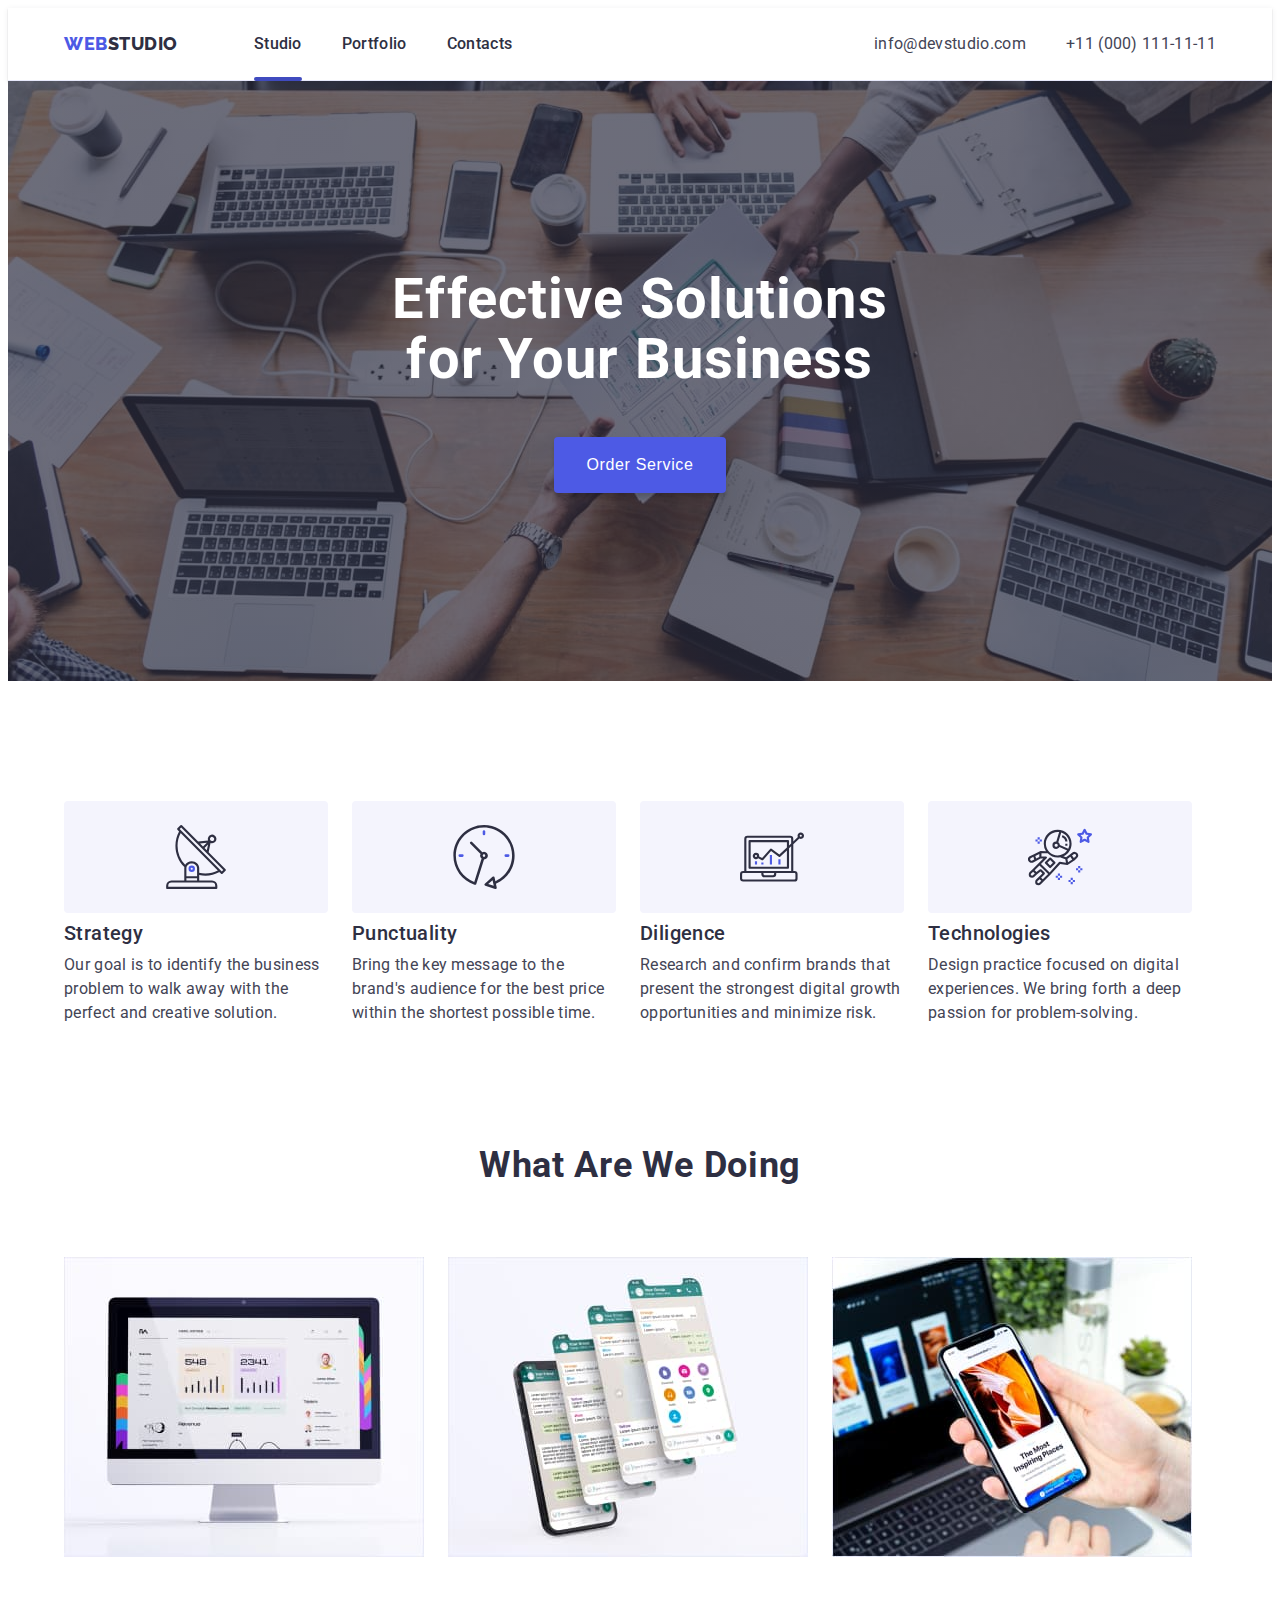
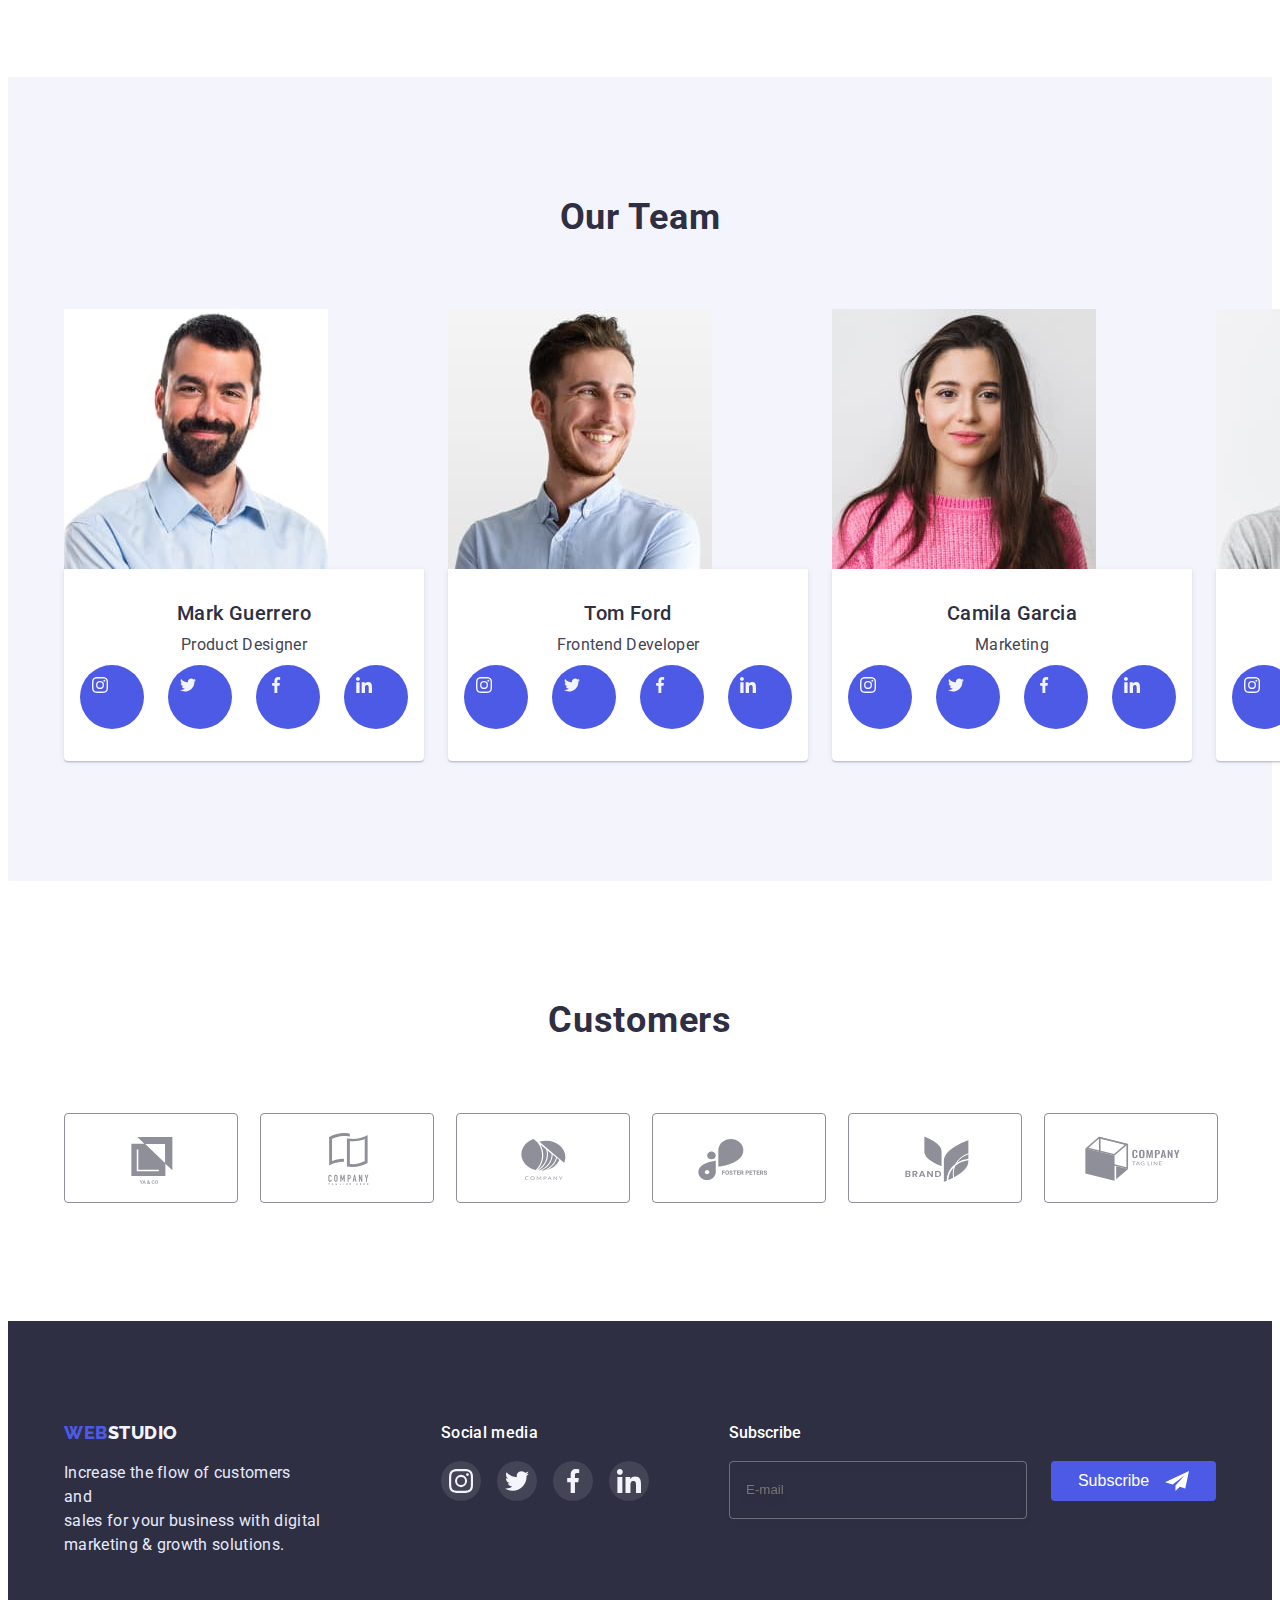
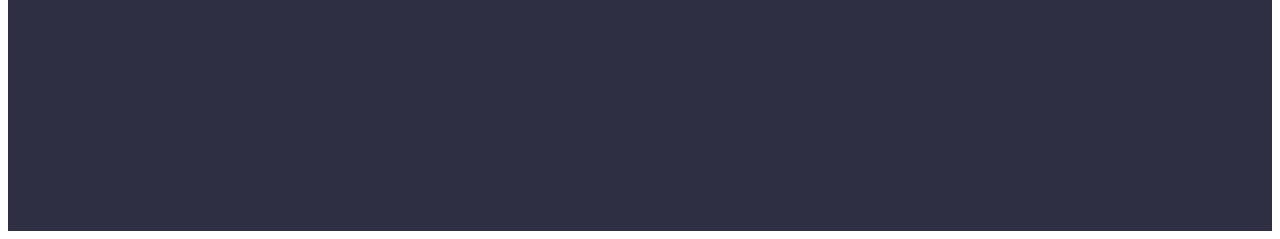
<file: index.html>
<!DOCTYPE html>
<html lang="en">
<head>
    <meta charset="UTF-8">
    <meta http-equiv="X-UA-Compatible" content="IE=edge">
    <meta name="viewport" content="width=device-width, initial-scale=1.0">
    <title>WebStudio</title>
    <link rel="preconnect" href="https://fonts.googleapis.com">
    <link rel="preconnect" href="https://fonts.gstatic.com" crossorigin>
    <link href="https://fonts.googleapis.com/css2?family=Raleway:wght@800&family=Roboto:wght@400;500;700;900&display=swap" rel="stylesheet">
    <link rel="stylesheet" href="https://cdnjs.cloudflare.com/ajax/libs/modern-normalize/1.1.0/modern-normalize.min.css" integrity="sha512-wpPYUAdjBVSE4KJnH1VR1HeZfpl1ub8YT/NKx4PuQ5NmX2tKuGu6U/JRp5y+Y8XG2tV+wKQpNHVUX03MfMFn9Q==" crossorigin="anonymous" referrerpolicy="no-referrer" />
    <link rel="stylesheet" href="./css/styles.css">
</head>

<body>
    <header class="header-style">
        <div class="header container">
            <nav class="navigation">
                <a href="./index.html" class="logo"><span class="logo-first-part">Web</span><span class="logo-second-part">Studio</span></a>
                <ul class="list navigation-list">
                    <li class="item"><a href="./index.html" class="active-page nav-link">Studio</a></li>
                    <li class="item"><a href="./portfolio.html" class="other-page nav-link">Portfolio</a></li>
                    <li class="item"><a href="" class="other-page nav-link">Contacts</a></li>
                </ul>
            </nav>
            <address class="address">
                <ul class="list address-list">
                    <li class="item"><a href="mailto:info@devstudio.com" class="address-item email">info@devstudio.com</a></li>
                    <li class="item"><a href="tel:+110001111111" class="address-item tel">+11 (000) 111-11-11</a></li>
                </ul>
            </address>
        </div>
    </header>
    <main class="main">
        <section class="headline-section overlay">
            
                <h1 class="headline-section-title" >Effective Solutions <br /> for Your Business</h1>
            <div class="button">
                <button type="button" class="headline-section-button" data-modal-open>Order Service</button>
            </div>
            
        </section>
        <section class="qualities">
            <h2 class="visually-hidden" >Our Qualities</h2>
            <ul class="qualities-list container">
                <li class="list">
                    <div class="our-qualities-icon-container">
                        <svg class="icon-qualities">
                            <use href="./images/icons.svg#icon-antenna"></use>
                        </svg>
                    </div>
                    
                    <h3 class="title">Strategy</h3>
                    <p class="text">Our goal is to identify the business
                        problem to walk away with the perfect and creative solution.</p>
                </li>
                <li class="list">
                    <div class="our-qualities-icon-container">
                        <svg class="icon-qualities">
                            <use href="./images/icons.svg#icon-clock"></use>
                        </svg>
                    </div>
                    <h3 class="title">Punctuality</h3>
                    <p class="text">Bring the key message to the brand's audience for the best price within the shortest possible time.</p>
                </li>
                <li class="list">
                    <div class="our-qualities-icon-container">
                        <svg class="icon-qualities">
                            <use href="./images/icons.svg#icon-diagram"></use>
                        </svg>
                    </div>
                    <h3 class="title">Diligence</h3>
                    <p class="text">Research and confirm brands that present the strongest digital growth opportunities and minimize risk.</p>
                </li>
                <li class="list">
                    <div class="our-qualities-icon-container">
                        <svg class="icon-qualities">
                            <use href="./images/icons.svg#icon-astronaut"></use>
                        </svg>
                    </div>
                    <h3 class="title">Technologies</h3>
                    <p class="text">Design practice focused on digital experiences. We bring forth a deep passion for problem-solving.</p>
                </li>
            </ul>
        </section>
        <section class="works">
            <h2 class="title-secondary-level">What are we doing</h2>
            <ul class="works-list  container">
                <li class="list"><img src="./images/mac_pro.jpg" alt="Mac Pro"  width="360" class="img-fix" /></li>
                <li class="list"><img src="./images/iphone_desktops.jpg" alt="Iphone Desktops" width="360" class="img-fix" /></li>
                <li class="list"><img src="./images/iphone_on_the_hand.jpg" alt="Iphone on the hand" width="360" class="img-fix" /></li>
            </ul>
        </section>
        <section class="our-team">
            <div class="container ourt-team-container">
                
            <h2 class="title-secondary-level our-team-title">Our Team</h2>
            <ul class="list our-team-list">
                <li class="item">                    
                    <img src="./images/mark_guerrero.jpg" alt="Mark Guerrero" width="264" class="img-fix" />
                    <div class="description">
                        <h3 class="title">Mark Guerrero</h3>
                        <p class="text">Product Designer</p>
                        <ul class="social-list list">
                            <li>
                                <a href="" class="social-list-item">
                                    <svg class="icon-social" >
                                        <use href="./images/icons.svg#icon-instagram"></use>
                                    </svg>
                                </a>
                            </li>
                            <li>
                                <a href="" class="social-list-item">
                                    <svg class="icon-social">
                                        <use href="./images/icons.svg#icon-twitter"></use>
                                    </svg>
                                </a>
                            </li>
                            <li>
                                <a href="" class="social-list-item">
                                    <svg class="icon-social">
                                        <use href="./images/icons.svg#icon-facebook"></use>
                                    </svg>
                                </a>
                            </li>
                            <li>
                                <a href="" class="social-list-item">
                                    <svg class="icon-social">
                                        <use href="./images/icons.svg#icon-linkedin"></use>
                                    </svg>
                                </a>
                            </li>
                        </ul>
                    </div>
                    
                </li>
                <li class="item">                                         
                    <img src="./images/tom_ford.jpg" alt="Tom Ford" width="264" class="img-fix"/>
                    <div class="description">
                        <h3 class="title">Tom Ford</h3>
                        <p class="text">Frontend Developer</p>
                        <ul class="social-list list">
                            <li>
                                <a href="" class="social-list-item">
                                    <svg class="icon-social">
                                        <use href="./images/icons.svg#icon-instagram"></use>
                                    </svg>
                                </a>
                            </li>
                            <li>
                                <a href="" class="social-list-item">
                                    <svg class="icon-social">
                                        <use href="./images/icons.svg#icon-twitter"></use>
                                    </svg>
                                </a>
                            </li>
                            <li>
                                <a href="" class="social-list-item">
                                    <svg class="icon-social">
                                        <use href="./images/icons.svg#icon-facebook"></use>
                                    </svg>
                                </a>
                        
                            <li>
                                <a href="" class="social-list-item">
                                    <svg class="icon-social">
                                        <use href="./images/icons.svg#icon-linkedin"></use>
                                    </svg>
                                </a>
                            </li>
                        </ul>
                    </div>                   
                </li>
                <li class="item">
                    <img src="./images/camila.jpg" alt="Camila Garcia" width="264" class="img-fix" />
                    <div class="description">
                        <h3 class="title">Camila Garcia</h3>
                        <p class="text">Marketing</p>
                        <ul class="social-list list">
                            <li>
                                <a href="" class="social-list-item">
                                    <svg class="icon-social">
                                        <use href="./images/icons.svg#icon-instagram"></use>
                                    </svg>
                                </a>
                            </li>
                            <li>
                                <a href="" class="social-list-item">
                                    <svg class="icon-social">
                                        <use href="./images/icons.svg#icon-twitter"></use>
                                    </svg>
                                </a>
                            </li>
                            <li>
                                <a href="" class="social-list-item">
                                    <svg class="icon-social">
                                        <use href="./images/icons.svg#icon-facebook"></use>
                                    </svg>
                                </a>
                        
                            <li>
                                <a href="" class="social-list-item">
                                    <svg class="icon-social">
                                        <use href="./images/icons.svg#icon-linkedin"></use>
                                    </svg>
                                </a>
                            </li>
                        </ul>
                    </div>                    
                </li>
                <li class="item">                   
                    <img src="./images/daniel.jpg" alt="Daniel Wilson" width="264" class="img-fix"/>
                    <div class="description">
                        <h3 class="title">Daniel Wilson</h3>
                        <p class="text">UI Designer</p>
                        <ul class="social-list list">
                            <li>
                                <a href="" class="social-list-item">
                                    <svg class="icon-social">
                                        <use href="./images/icons.svg#icon-instagram"></use>
                                    </svg>
                                </a>
                            </li>
                            <li>
                                <a href="" class="social-list-item">
                                    <svg class="icon-social">
                                        <use href="./images/icons.svg#icon-twitter"></use>
                                    </svg>
                                </a>
                            </li>
                            <li>
                                <a href="" class="social-list-item">
                                    <svg class="icon-social">
                                        <use href="./images/icons.svg#icon-facebook"></use>
                                    </svg>
                                </a>
                        
                            <li>
                                <a href="" class="social-list-item">
                                    <svg class="icon-social">
                                        <use href="./images/icons.svg#icon-linkedin"></use>
                                    </svg>
                                </a>
                            </li>
                        </ul>
                    </div>                      
                </li>
            </ul>
            

            </div>
        </section>
        <section class="customers">
            <div class="container">
                <h2 class="title">Customers</h2>
                <ul class="customers-list list">
                    <li class="item">
                        <a href="" class="customers-link">
                            <svg class="icon" width="104" height="56">
                                <use href="./images/icons.svg#icon-yaco"></use>
                            </svg>
                        </a>
                    </li>
                    <li class="item">
                        <a href="" class="customers-link">
                            <svg class="icon" width="104" height="56">
                                <use href="./images/icons.svg#icon-company-tl"></use>
                            </svg>
                        </a>
                    </li>
                    <li class="item">
                        <a href="" class="customers-link">
                            <svg class="icon" width="104" height="56">
                                <use href="./images/icons.svg#icon-company"></use>
                            </svg>
                        </a>
                    </li>
                    <li class="item">
                        <a href="" class="customers-link">
                            <svg class="icon" width="104" height="56">
                                <use href="./images/icons.svg#icon-foster-poster"></use>
                            </svg>
                        </a>
                    </li>
                    <li class="item">
                        <a href="" class="customers-link">
                            <svg class="icon" width="104" height="56">
                                <use href="./images/icons.svg#icon-brand"></use>
                            </svg>
                        </a>
                    </li>
                    <li class="item">
                        <a href="" class="customers-link">
                            <svg class="icon" width="104" height="56">
                                <use href="./images/icons.svg#icon-company-tl2"></use>
                            </svg>
                        </a>
                    </li>
                </ul>
            </div>
        </section>
    </main>
    <footer class="footer">
        <div class="container footer-container">
            <div>
                <a href="./index.html"><span class="logo-first-part">Web</span><span class="logo-second-part-footer">Studio</span></a>
                <p class="footer-text">Increase the flow of customers and <br> sales for your business with digital <br> marketing & growth solutions.</p>
            </div>
            <div class="footer-social">
                <h3 class="footer-subtitle">Social media</h3>
                <ul class="footer-social-list list">
                    <li class="footer-social-list-item">
                        <a href="" class="footer-social-link">
                            <svg class="footer-icon-social">
                                <use href="./images/icons.svg#icon-instagram"></use>
                            </svg>
                        </a>
                    </li>
                    <li class="footer-social-list-item">
                        <a href="" class="footer-social-link">
                            <svg class="footer-icon-social">
                                <use href="./images/icons.svg#icon-twitter"></use>
                            </svg>
                        </a>
                    </li>
                    <li class="footer-social-list-item">
                        <a href="" class="footer-social-link">
                            <svg class="footer-icon-social">
                                <use href="./images/icons.svg#icon-facebook"></use>
                            </svg>
                        </a>
                
                    <li class="footer-social-list-item">
                        <a href="" class="footer-social-link">
                            <svg class="footer-icon-social">
                                <use href="./images/icons.svg#icon-linkedin"></use>
                            </svg>
                        </a>
                    </li>
                </ul>
            </div>
            <form class="footer-form">
                <h3 class="footer-form-title">Subscribe</h3>
                <div class="footer-form-wrap">
                    <input type="email" name="email" placeholder="E-mail" id="footer-email" aria-label="E-mail">
                    <button type="submit">Subscribe
                        <svg class="icon" height="24" width="24">
                            <use href="./images/icons.svg#icon-envelope"></use>
                        </svg>
                    </button>
                </div>
            </form>
        </div>
    </footer>
    <div class="backdrop is-hidden" data-modal>
        <div class="modal">
            <h2 class="modal-title">Leave your contacts and we will call you back</h2>
            <form class="modal-form">

            
                <label class="modal-label" for="name">Name</label>
                
                <div class="icon-wrap">
                    <input type="text" id="name" name="name">
                    <svg class="form-icon" height="18" width="18">
                        <use href="./images/icons.svg#icon-men"></use>
                    </svg>
                </div>

            

            
                <label class="modal-label" for="phone">Phone</label>

                <div class="icon-wrap">
                    <input type="text" id="phone" name="phone">
                    <svg class="form-icon" height="24" width="18">
                        <use href="./images/icons.svg#icon-phone"></use>
                    </svg>
                </div>

            
            
                <label class="modal-label" for="email">Email</label>

                <div class="icon-wrap">
                    <input type="text" id="email" name="email">
                    <svg class="form-icon" height="24" width="18">
                        <use href="./images/icons.svg#icon-email"></use>
                    </svg>
                </div>
               
                <div class="input-div">   
                    <label class="modal-label" for="comment">Comment</label>
                    <textarea name="comment" id="comment" cols="30" rows="10" placeholder="Text input"></textarea>
                </div>
                
                <div class="policy-wrap">
                    <label for="policy">
                        
                        <input type="checkbox" value="" id="policy" name="policy-check" required>

                        <svg class="icon" height="16" width="16">
                            <use href="./images/icons.svg#icon-mark"></use>
                        </svg>
                        <span  class="text">
                            I accept the terms and conditions of the 
                            <a href="" class="policy-link">Privacy Policy</a>
                        </span>
                    </label>
                </div>

                <button type="submit">Send</button>
                </form>
            <button class="modal-close-button" data-modal-close>
                <svg class="icon" width="8" height="8">
                    <use href="./images/icons.svg#icon-cross"></use>
                </svg>
            </button>

        </div>
    </div>
<script src="./js/modal.js"></script>
</body>
</html>
</file>
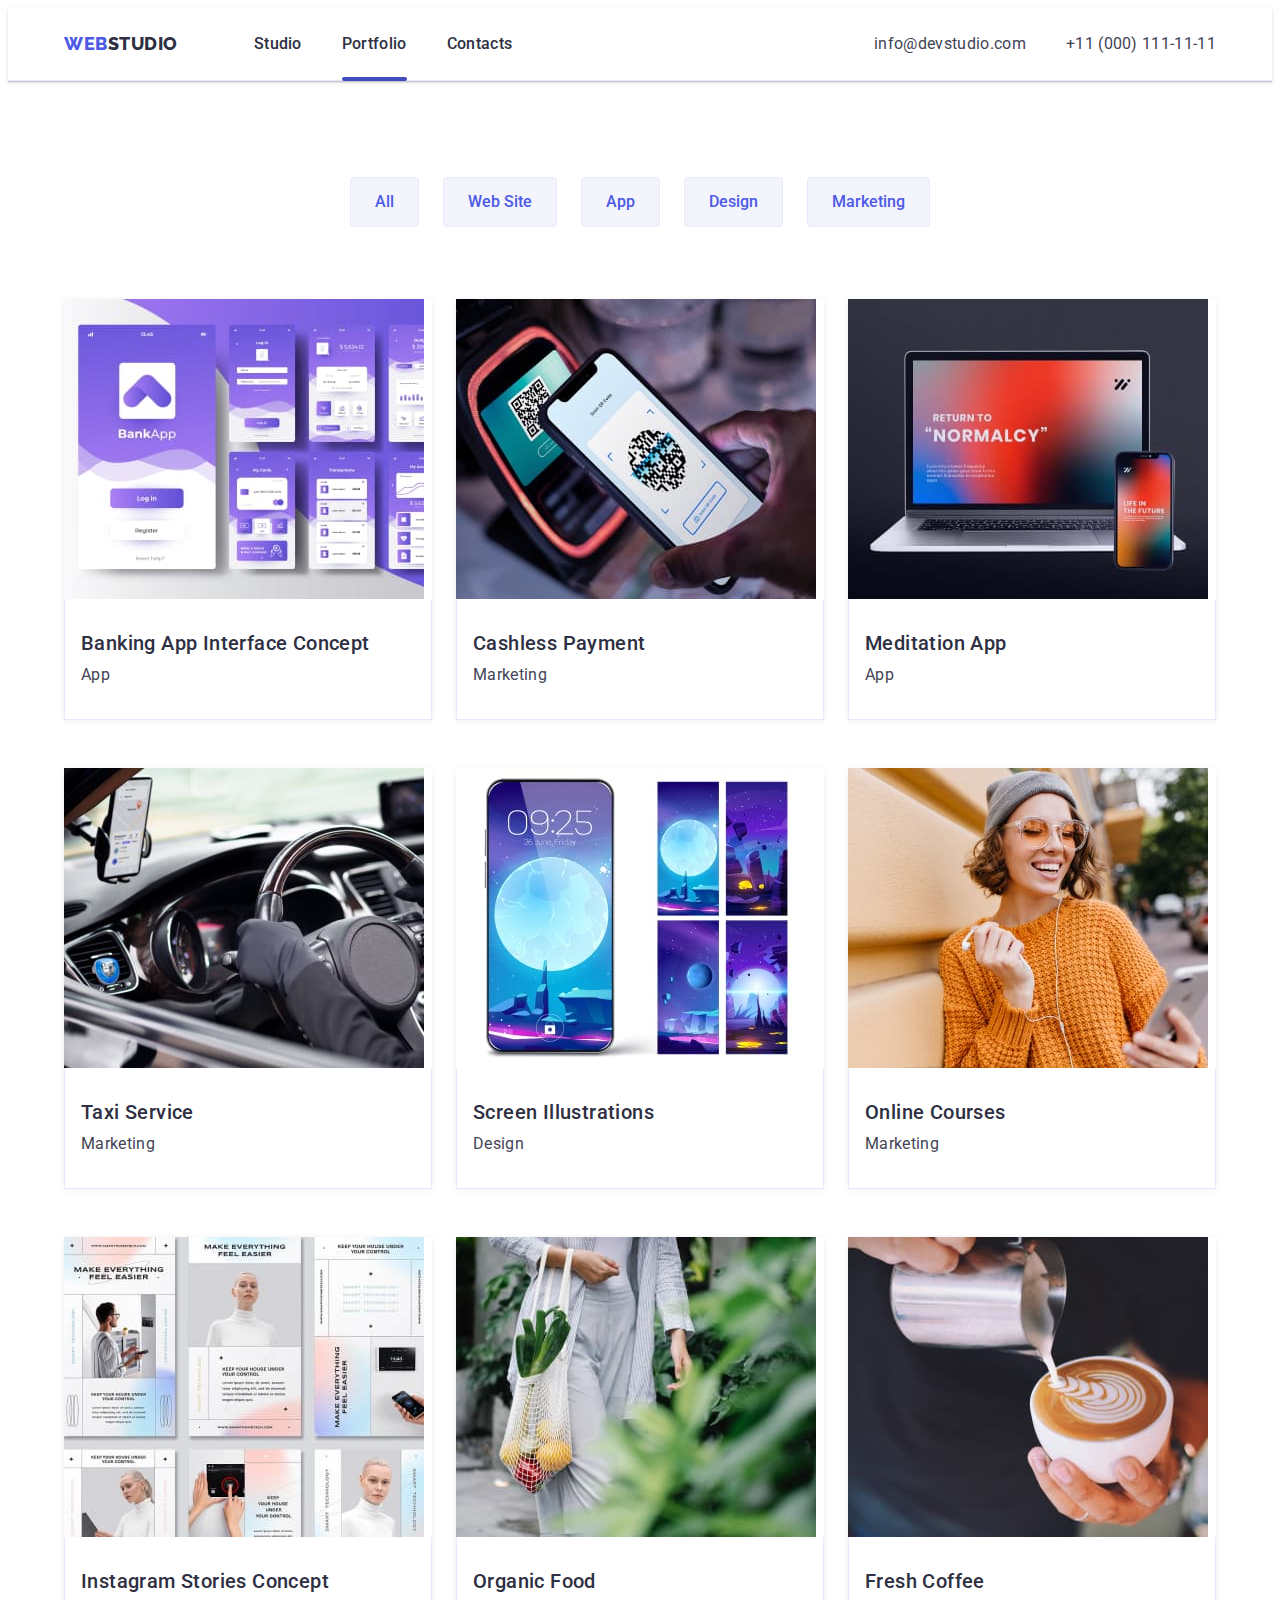
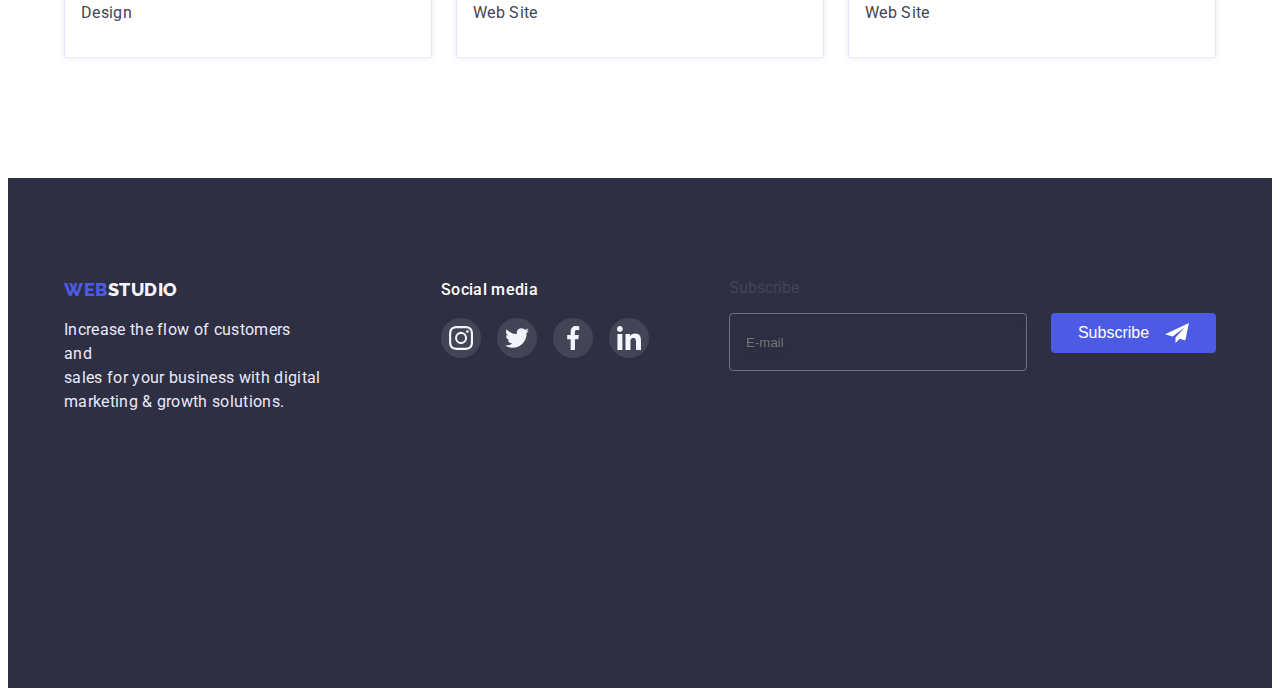
<file: portfolio.html>
<!DOCTYPE html>
<html lang="en">
<head>
    <meta charset="UTF-8">
    <meta http-equiv="X-UA-Compatible" content="IE=edge">
    <meta name="viewport" content="width=device-width, initial-scale=1.0">
    <title>Portfolio</title>
    <link rel="preconnect" href="https://fonts.googleapis.com">
    <link rel="preconnect" href="https://fonts.gstatic.com" crossorigin>
    <link href="https://fonts.googleapis.com/css2?family=Raleway:wght@800&family=Roboto:wght@400;500;700;900&display=swap" rel="stylesheet">
    <link rel="stylesheet" href="https://cdnjs.cloudflare.com/ajax/libs/modern-normalize/1.1.0/modern-normalize.min.css" integrity="sha512-wpPYUAdjBVSE4KJnH1VR1HeZfpl1ub8YT/NKx4PuQ5NmX2tKuGu6U/JRp5y+Y8XG2tV+wKQpNHVUX03MfMFn9Q==" crossorigin="anonymous" referrerpolicy="no-referrer" />
    <link rel="stylesheet" href="./css/styles.css">
</head>
<body class="">
    <header class="header-style">
        <div class="header container">
            <nav class="navigation">
                <a href="./index.html" class="logo"><span class="logo-first-part">Web</span><span class="logo-second-part">Studio</span></a>
                <ul class="list navigation-list">
                    <li class="item"><a href="./index.html" class="other-page nav-link">Studio</a></li>
                    <li class="item"><a href="./portfolio.html" class="active-page nav-link">Portfolio</a></li>
                    <li class="item"><a href="" class="other-page nav-link">Contacts</a></li>
                </ul>
            </nav>
            <address class="address">
                <ul class="list address-list">
                    <li class="item"><a href="mailto:info@devstudio.com" class="address-item email">info@devstudio.com</a></li>
                    <li class="item"><a href="tel:+110001111111" class="address-item tel">+11 (000) 111-11-11</a></li>
                </ul>
            </address>
        </div>
    </header>
    <main>
        <section class="filter">
            <h1 class="filter-title visually-hidden">Portfolio</h1>
            <ul class="filter-list list">
                <li class="item"><button type="button" class="filter-item">All</button></li>
                <li class="item"><button type="button" class="filter-item">Web Site</button></li>
                <li class="item"><button type="button" class="filter-item">App</button></li>
                <li class="item"><button type="button" class="filter-item">Design</button></li>
                <li class="item"><button type="button" class="filter-item">Marketing</button></li>
            </ul> 
            
            <div class="container">
                <ul class="examples-list list">
                    <li class="item">
                        <a href="" class="examples-list-link">
                            <div class="img-overlay">
                                <img src="./images/banking-app.jpg" alt="Banking App" width="360" class="img-fix img">
                                <p class="overlay-text">14 Stylish and User-Friendly App Design Concepts · Task Manager App · Calorie Tracker App · Exotic Fruit Ecommerce App ·
                                Cloud Storage App</p>
                            </div>
                            <div class="text">
                                <h3 class="examples-title">Banking App Interface Concept</h3>
                                <p class="example-type">App</p>
                            </div>      
                        </a>              
                    </li>
                    <li class="item">
                        <a href="" class="examples-list-link">
                            <div class="img-overlay">
                                <img src="./images/cashless-payment.jpg" alt="Cashless Payment" width="360"  class="img-fix">
                                <p class="overlay-text">14 Stylish and User-Friendly App Design Concepts · Task Manager App · Calorie Tracker App ·
                                    Exotic Fruit Ecommerce App ·
                                    Cloud Storage App</p>
                            </div>
                            <div class="text">
                                <h3 class="examples-title">Cashless Payment</h3>
                                <p class="example-type">Marketing</p>
                            </div>
                        </a>
                    </li>
                    <li class="item">
                        <a href="" class="examples-list-link">
                            <div class="img-overlay">
                                <img src="./images/meditation-app.jpg" alt="Meditaion App" width="360" class="img-fix">
                                <p class="overlay-text">14 Stylish and User-Friendly App Design Concepts · Task Manager App · Calorie Tracker App ·
                                    Exotic Fruit Ecommerce App ·
                                    Cloud Storage App</p>
                            </div>
                            <div class="text">
                                <h3 class="examples-title">Meditation App</h3>
                                <p class="example-type">App</p> 
                            </div>
                        </a>
                    </li>
                    <li class="item">
                        <a href="" class="examples-list-link">
                            <div class="img-overlay">
                                <img src="./images/taxi-service.jpg" alt="Taxi Service" width="360" class="img-fix">
                                <p class="overlay-text">14 Stylish and User-Friendly App Design Concepts · Task Manager App · Calorie Tracker App ·
                                Exotic Fruit Ecommerce App ·
                                Cloud Storage App</p>
                            </div>
                            <div class="text">
                                <h3 class="examples-title">Taxi Service</h3>
                                <p class="example-type">Marketing
                                </p>
                            </div>
                        </a>
                    </li>
                    <li class="item">
                        <a href="" class="examples-list-link">
                            <div class="img-overlay">
                                <img src="./images/screen-illustrations.jpg" alt="Screen Illustrations" width="360" class="img-fix">
                                <p class="overlay-text">14 Stylish and User-Friendly App Design Concepts · Task Manager App · Calorie Tracker App ·
                                    Exotic Fruit Ecommerce App ·
                                    Cloud Storage App 
                                </p>
                            </div>
                            <div class="text">
                                <h3 class="examples-title">Screen Illustrations</h3>
                                <p class="example-type">Design</p>
                            </div>
                        </a>
                    </li>
                    <li class="item">
                        <a href="" class="examples-list-link">
                            <div class="img-overlay">
                                <img src="./images/online-courses.jpg" alt="Online Courses" width="360" class="img-fix">
                                <p class="overlay-text">14 Stylish and User-Friendly App Design Concepts · Task Manager App · Calorie Tracker App ·
                                    Exotic Fruit Ecommerce App ·
                                    Cloud Storage App
                                </p>
                            </div>
                            <div class="text">
                                <h3 class="examples-title">Online Courses</h3>
                                <p class="example-type">Marketing</p>
                            </div>
                        </a>
                    </li>
                    <li class="item">
                        <a href="" class="examples-list-link">
                            <div class="img-overlay">
                                <img src="./images/instagram-stories.jpg" alt="Instagram Stories Concept" width="360" class="img-fix">
                                <p class="overlay-text">14 Stylish and User-Friendly App Design Concepts · Task Manager App · Calorie Tracker App ·
                                    Exotic Fruit Ecommerce App ·
                                    Cloud Storage App
                                </p>
                            </div>
                            <div class="text">
                                <h3 class="examples-title">Instagram Stories Concept</h3>
                                <p class="example-type">Design</p>
                            </div>
                        </a>
                    </li>
                    <li class="item">
                        <a href="" class="examples-list-link">
                            <div class="img-overlay">
                                <img src="./images/organic-food.jpg" alt="Organic Food" width="360" class="img-fix">
                                <p class="overlay-text">14 Stylish and User-Friendly App Design Concepts · Task Manager App · Calorie Tracker App ·
                                    Exotic Fruit Ecommerce App ·
                                    Cloud Storage App
                                </p>
                            </div>
                            <div class="text">
                                <h3 class="examples-title">Organic Food</h3>
                                <p class="example-type">Web Site</p>
                            </div>
                        </a>
                    </li>
                    <li class="item">
                        <a href="" class="examples-list-link">
                            <div class="img-overlay">
                                <img src="./images/fresh-coffe.jpg" alt="Fresh Coffee" width="360" class="img-fix">
                                <p class="overlay-text">14 Stylish and User-Friendly App Design Concepts · Task Manager App · Calorie Tracker App ·
                                    Exotic Fruit Ecommerce App ·
                                    Cloud Storage App
                                </p>
                            </div>
                            <div class="text">
                                <h3 class="examples-title">Fresh Coffee</h3>
                                <p class="example-type">Web Site</p>
                            </div> 
                        </a>
                    </li>
                </ul>
            </div>
        </section>
    </main>
    <footer class="footer">
        <div class="container footer-container">
            <div>
                <a href="./index.html"><span class="logo-first-part">Web</span><span class="logo-second-part-footer">Studio</span></a>
                <p class="footer-text">Increase the flow of customers and <br> sales for your business with digital <br> marketing & growth solutions.</p>
            </div>
            <div class="footer-social">
                <h3 class="footer-subtitle">Social media</h3>
                <ul class="footer-social-list list">
                    <li class="footer-social-list-item">
                        <a href="" class="footer-social-link">
                            <svg class="footer-icon-social">
                                <use href="./images/icons.svg#icon-instagram"></use>
                            </svg>
                        </a>
                    </li>
                    <li class="footer-social-list-item">
                        <a href="" class="footer-social-link">
                            <svg class="footer-icon-social">
                                <use href="./images/icons.svg#icon-twitter"></use>
                            </svg>
                        </a>
                    </li>
                    <li class="footer-social-list-item">
                        <a href="" class="footer-social-link">
                            <svg class="footer-icon-social">
                                <use href="./images/icons.svg#icon-facebook"></use>
                            </svg>
                        </a>
                
                    <li class="footer-social-list-item">
                        <a href="" class="footer-social-link">
                            <svg class="footer-icon-social">
                                <use href="./images/icons.svg#icon-linkedin"></use>
                            </svg>
                        </a>
                    </li>
                </ul>
            </div>
            <form class="footer-form">
                <label class="footer-form-label" for="footer-email">Subscribe</label>
                <div class="footer-form-wrap">
                    <input type="email" name="email" placeholder="E-mail" id="footer-email">
                    <button type="submit">Subscribe
                        <svg class="icon" height="24" width="24">
                            <use href="./images/icons.svg#icon-envelope"></use>
                        </svg>
                    </button>
                </div>
            </form>
        </div>
    </footer>
</body>
</html>
</file>
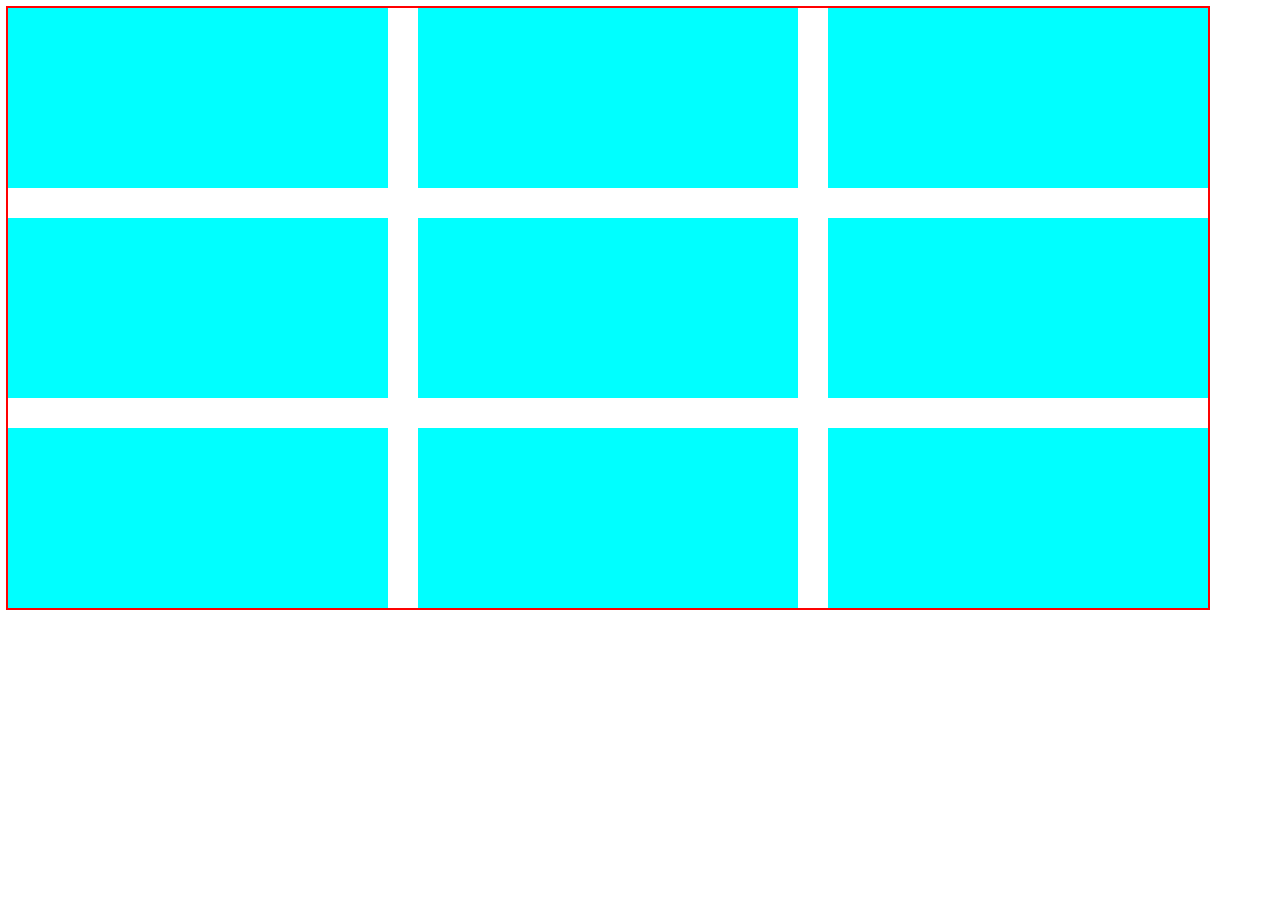
<file: test.html>
<!DOCTYPE html>
<html lang="en">
<head>
    <meta charset="UTF-8">
    <meta http-equiv="X-UA-Compatible" content="IE=edge">
    <meta name="viewport" content="width=device-width, initial-scale=1.0">
    <link rel="stylesheet" href="./test.css">
    <title>Test</title>
</head>
<body>
    <div class="wrap">
        <div class="item">
        </div>
        <div class="item"></div>
        <div class="item"></div>
        
        <div class="item"></div>
        <div class="item"></div>
        <div class="item"></div>
        <div class="item"></div>
        <div class="item"></div>
        <div class="item"></div>
        
        
        
    </div>
</body>
</html>
</file>
<file: css/styles.css>
/* variables */
:root {
    /* navy blue */
    --headline-color: #2E2F42;
    /* slate */
    --secondary-color: #434455;
    /* iris */
    --logo-style-color: #4D5AE5;

    --button-color: #404BBF;
    --logo-footer-color: #F4F4FD;
    --simple-white:#fff;
    --footer-social-logo-color:rgba(255, 255, 255, 0.1);
    --accent-color:#31D0AA;
    --customers-border-color: #8E8F99;
    --animation-cubic: cubic-bezier(0.4, 0, 0.2, 1);
}


a {
    text-decoration: none;
}
.list {
    list-style: none;
}
h1,h2,h3,h4,h5,h6,
p,ul {
    margin-top: 0;
    margin-bottom: 0;
    padding: 0;
}


/* Header */

.header{
    display: flex;
    align-items: center;
}

.header-style {
    border-bottom: 1px solid #E7E9FC;
    box-shadow: 0px 2px 1px rgba(46, 47, 66, 0.08), 0px 1px 1px rgba(46, 47, 66, 0.16), 0px 1px 6px rgba(46, 47, 66, 0.08);
}
.container {
    width: 1152px;
    padding-left: 12px;
    padding-right: 12px;
    margin-left: auto;
    margin-right: auto;
}

.visually-hidden {
    position: absolute;
    width: 1px;
    height: 1px;
    margin: -1px;
    border: 0;
    padding: 0;
    
    white-space: nowrap;
    clip-path: inset(100%);
    clip: rect(0 0 0 0);
    overflow: hidden;
}

body {
    font-family: 'Roboto', sans-serif;
    font-style: normal;
    color: var(--secondary-color) ;
}

/* logo */

.logo{
    margin-right: 76px;
}

.logo-first-part {
    font-family: 'Raleway';
    font-style: normal;
    font-weight: 800;
    font-size: 18px;
    line-height: 24px;
    letter-spacing: 0.03em;
    color:var(--logo-style-color);
    text-transform: uppercase;
}

.logo-second-part {
    font-family: 'Raleway';
    font-style: normal;
    font-weight: 800;
    font-size: 18px;
    line-height: 24px;
    letter-spacing: 0.03em;
    color: var(--headline-color);
    text-transform: uppercase;
}
.logo-second-part-footer {
    font-family: 'Raleway';
    font-style: normal;
    font-weight: 800;
    font-size: 18px;
    line-height: 24px;
    letter-spacing: 0.03em;
    color: var(--logo-footer-color);
    text-transform: uppercase;
}

/* Portfolio page */
/* Navigation */

.navigation {
    display: flex;
    align-items: center;
}
.navigation-list {
    display: flex;
    font-weight: 500;
    font-size: 16px;
    line-height: 24px;
    letter-spacing: 0.02em;
    color: var(--headline-color);
}

.navigation-list .nav-link {
    display: inline-block;
    padding: 24px 0;
}
.navigation-list .item+.item{
    margin-left: 40px;
}

.navigation-list .item{
    position: relative;
}

.address {
    display: flex;
    margin-left: auto;
}
.address-list{
    display: flex;
}

.address-list .item+.item {
    margin-left: 40px;
}

.active-page::after {
    position: absolute;
    bottom: -1px;
    content: '';
    display: block;
    width: 100%;
    height: 4px;
    background: #404BBF;
    border-radius: 2px;
}

.active-page{
    color:currentColor;
    transition: color 250ms var(--animation-cubic);
}

.active-page:hover,
.active-page:focus {
    color: var(--logo-style-color); 
}

.other-page{
    color: var(--headline-color);
    transition: color 250ms var(--animation-cubic);
}
.other-page:hover,
.other-page:focus {
    color: var(--logo-style-color);
}

.address-list {
}



.address-item {
    font-style: normal;
    font-size: 16px;
    line-height: 24px;
    color: var(--secondary-color);
    letter-spacing: 0.02em;
    color:currentColor;
    transition: color 250ms var(--animation-cubic);
}
.address-item:hover,
.address-item:focus {
    color: var(--logo-style-color);
}
/* 
.address-list .item .email::before{
    content:'\2709';
    margin-right: 10px;
} */

/* .address-list .item .tel::before{
    content:'\260E';
    margin-right: 10px;
} */

/* main */

/* filter */

.filter{
    padding-top: 96px;
    padding-bottom: 120px;
}


.filter-item {
    font-family: inherit;
    font-weight: 500;
    font-size: 16px;
    line-height: 24px;
    color: var(--logo-style-color) ;
    background-color: #F4F4FD;
    border: 1px solid #E7E9FC;
    border-radius: 4px;
    box-shadow: none;
    cursor: pointer;
    transition: color 250ms var(--animation-cubic), 
    background-color 250ms var(--animation-cubic),
    border-color 250ms var(--animation-cubic),
    box-shadow 250ms var(--animation-cubic);
}

.filter-item:hover,
.filter-item:focus {
    color:var(--simple-white);
    background-color: var(--button-color);
    border-color: var(--button-color);
    box-shadow: 0px 3px 1px rgba(0, 0, 0, 0.1), 0px 2px 1px rgba(0, 0, 0, 0.08), 0px 2px 2px rgba(0, 0, 0, 0.12);
}

.filter-list {
    display: flex;
    margin-bottom: 72px;
    justify-content: center;
}

.filter .filter-item{
    padding: 12px 24px;
}

.filter .filter-list .item +.item{
    margin-left: 24px;
}

/* Example of works */


.examples-title {
    font-weight: 500;
    font-size: 20px;
    line-height: 24px;
    letter-spacing: 0.02em;
    color: var(--headline-color);
    margin-bottom: 8px;
}

.example-type {
    font-size: 16px;
    line-height: 24px;
    letter-spacing: 0.02em;
    color: var(--secondary-color);
}

.examples-list {
    display: flex;

    flex-wrap: wrap;
    row-gap: 48px;
    column-gap: 24px;

    
}

.examples-list .item{
    
    flex-basis: calc((100% - 2*24px)/3);
}


.examples-list .text {
    padding-top: 32px;
    padding-bottom: 32px;
    padding-left: 16px;
    border-bottom: 1px solid #E7E9FC;
    border-left: 1px solid #E7E9FC;
    border-right: 1px solid #E7E9FC;
}

.examples-list-link{
    display: block;

    box-shadow: 0px 1px 6px rgba(46, 47, 66, 0.08);
    transition: box-shadow 250ms var(--animation-cubic);
}

.examples-list-link:hover,
.examples-list-link:focus{
    box-shadow: 0px 1px 6px rgba(46, 47, 66, 0.08), 0px 1px 1px rgba(46, 47, 66, 0.16), 0px 2px 1px rgba(46, 47, 66, 0.08);
}


.img-overlay{
    position: relative;
    overflow: hidden;
}

.overlay-text {
    position: absolute;
    display: inline-block;
    top: 100%;
    left: 0;

    

    padding: 40px 32px;

    width: 100%;
    height: 100%;

    background: #4D5AE5;
    background-blend-mode: soft-light;
    mix-blend-mode: normal;

    font-size: 16px;
    line-height: 1.5;
    letter-spacing: 0.02em;
    color: #F4F4FD;

    transition: transform 250ms cubic-bezier(0.4, 0, 0.2, 1)

}
.examples-list .item:hover .overlay-text{
    transform: translate(0, -100%); 
}

/* footer portfolio */

.footer {
    background-color: var(--headline-color); 
}

.footer-text {
    font-size: 16px;
    line-height: 24px;
    letter-spacing: 0.02em;
    color: #E7E9FC;
}

/* Main page */

.headline-section {
    display: flex;
    justify-content: center;
    flex-direction: column;
    align-items: center;
    background: var(--headline-color);
    padding-top: 188px;
    padding-bottom: 188px;
    
}

.overlay{
    background-image:
    linear-gradient(to right, rgba(46,47,66,0.7) 50%, rgba(46,47,66,0.7) 50% ), url(../images/people-office.jpg);
    background-repeat:no-repeat ;
    background-position: center;
    margin-right: auto;
    margin-left: auto;
    max-width: 1440px;
}
.headline-section-title {
    margin-bottom: 48px;
    font-size: 56px;
    line-height: 60px;
    text-align: center;
    letter-spacing: 0.02em;
    color: var(--simple-white);
}
.headline-section-button {
    display: flex;
    justify-content: center;
    padding: 16px 32px;

    font-weight: 500;
    font-size: 16px;
    line-height: 24px;
    letter-spacing: 0.04em;

    color: var(--simple-white);
    background-color: var(--logo-style-color);
    box-shadow: 0px 4px 4px rgba(0, 0, 0, 0.15);
    border-style: none;
    border-radius: 4px;

    cursor: pointer;

    transition: background-color 250ms var(--animation-cubic);
}
.headline-section-button:hover,
.headline-section-button:focus {
    background-color:var(--button-color) ;
}

.button{
    display: flex;
    justify-content: center;
}


.modal-close-button .icon{

}

/* Our Qualities */

.qualities {
    padding-top: 120px;
    padding-bottom: 120px;

}

.qualities-list .title {
    font-weight: 500;
    font-size: 20px;
    line-height: 24px;
    letter-spacing: 0.02em;
    color: var(--headline-color);
    margin-bottom: 8px;
}

.qualities-list .text {
    font-size: 16px;
    line-height: 24px;
    letter-spacing: 0.02em;
    color: var(--secondary-color);
}

.qualities-list {
    display: flex;

}

.qualities-list .list{
    width: 264px;
}

.qualities-list .list +.list{
    margin-left: 24px;
}

.our-qualities-icon-container{
    display: flex;
    justify-content: center;
    align-items: center;

    margin-bottom: 8px;
    width: 264px;
    height: 112px;
    background-color: var(--logo-footer-color);
    border-radius: 4px;
}


.icon-qualities {

    width: 64px;
    height: 64px;
}
/* What are we doing */

.works{
    padding-bottom: 120px;
}

.works-list {
    display: flex;
}
.works-list .list +.list{
    margin-left: 24px;
}

/* Our team */

.our-team-title{
}

.ourt-team-container{
    padding-top: 120px;
    padding-bottom: 120px;
}

.our-team{
    background-color:var(--logo-footer-color);
}

.our-team-list {
    display: flex;
}

.our-team-list .item + .item{
    margin-left: 24px;
}

.our-team-list .title {
    text-align: center;
    font-weight: 500;
    font-size: 20px;
    line-height: 24px;
    letter-spacing: 0.02em;
    color: var(--headline-color);
    margin-bottom: 8px;
}

.our-team-list .text {
    text-align: center;
    font-size: 16px;
    line-height: 24px;
    letter-spacing: 0.02em;
    color: var(--secondary-color);

}

.our-team-list .description {
    padding-top: 32px;
    padding-bottom: 32px;
}

.description {
    padding-left: 16px;
    padding-right: 16px;
    background: #FFFFFF;
    box-shadow: 0px 1px 6px rgba(46, 47, 66, 0.08), 0px 1px 1px rgba(46, 47, 66, 0.16), 0px 2px 1px rgba(46, 47, 66, 0.08);
    border-radius: 0px 0px 4px 4px;
}
.social-list{
    display: flex;
    margin-top: 8px;
    gap: 24px;
}



.social-list-item{
    display: flex;
    
    padding: 12px;
    width: 40px;
    height: 40px;
    
    border-radius: 50%;
    background-color: var(--logo-style-color);

    transition: background-color 250ms var(--animation-cubic);
}

.social-list-item:hover{
    background-color:var(--button-color);
}
.icon-social{
    width: 16px;
    height: 16px;
} 

/* Customers */

.customers{
    padding-top: 120px;
    padding-bottom: 120px;
}
.customers .title{
    font-size: 36px;
    line-height: 1.11;
    text-align: center;
    letter-spacing: 0.02em;
    text-transform: capitalize;
    color: #2E2F42;
    margin-bottom: 72px;
}

.customers-list{
    display: flex;
    gap: 24px;
}

.customers-list .item{
    width: calc((100% - 5*24px)/6);
    height: 88px;
}

.customers-link{
    border: 1px solid #8E8F99;
    border-radius: 4px;
    border-color: var(--customers-border-color);
}


.customers-link{
    width: 100%;
    height: 100%;
    display: flex;
    justify-content: center;
    align-items: center;
    color: var(--customers-border-color);
    border-color: var(--customers-border-color);

    transition: color 250ms var(--animation-cubic), border-color 250ms var(--animation-cubic) ;
}

.customers-list .icon{
    fill:currentColor;
}

.customers-list .customers-link:is(:hover,:focus) {
    border-color:var(--button-color);
    color: var(--button-color);
}
/* footer */

.footer {
    display: flex;
    min-height: 310px;
    padding-top: 100px;
    padding-bottom: 100px;
}


.footer-text {
    margin-top: 16px;
}
.footer-subtitle{
    margin-bottom: 16px;
    font-weight: 500;
    font-size: 16px;
    line-height: 1.5;
    letter-spacing: 0.02em;
    color: #FFFFFF;
}

.footer-container{
    display: flex;
    align-content: flex-start;
    gap: 80px;
}

.footer-social{
    margin-left: 40px;
}

.footer-social-list{
    display: flex;
    gap: 16px;
}

.footer-social-list-item{
    width: 40px;
    height: 40px;
}

.footer-social-link{
    width: 100% ;
    height: 100%;
    border-radius: inherit;
    display: flex;
    justify-content: center;
    align-items: center;  

    border-radius: 50%;
    background-color: var(--footer-social-logo-color);
    
    transition: background-color 250ms var(--animation-cubic);
}

.footer-social-link:hover,
.footer-social-link:focus{
    background-color: var(--accent-color);
}

.footer-icon-social{
    width: 24px;
    height: 24px;
}

.footer-form button[type="submit"]{
    width: 165px;
    height: 40px;


    display: flex;
    justify-content: center;
    align-items: center;
    gap:16px;

    font-size: 16px;
    line-height: 24px;

    background: #4D5AE5;
    border-color: transparent;
    border-radius: 4px;

    font-weight: 500;
    font-size: 16px;
    line-height: 24px;
    color: #FFFFFF;

    cursor: pointer;

    transition: background 250ms var(--animation-cubic), box-shadow 250ms var(--animation-cubic); 
}

.footer-form button[type="submit"]:hover{
    background: #404BBF;
    box-shadow: 0px 4px 4px rgba(0, 0, 0, 0.15);
    border-radius: 4px;
}

.footer-form{
    
}

.footer-form-title{
    font-weight: 500;
font-size: 16px;
line-height: 24px;
color: #FFFFFF;

}

.footer-form input[type="email"]{
    width: 264px;
    height: 40px;

    padding: 8px 16px;

    color: #fff;

    background-color: transparent;
    border: 1px solid rgba(255, 255, 255, 0.3);
    filter: drop-shadow(0px 4px 4px rgba(0, 0, 0, 0.15));
    border-radius: 4px;

    transition: border 250ms var(--animation-cubic);
}

.footer-form input[type="email"]:focus{
    border: 1px solid #4D5AE5;
    outline: none;
}

.footer-form-wrap{
    display: flex;
    gap: 24px;
    margin-top: 16px;
}



/* Utilities */

.title-secondary-level {
    margin-bottom: 72px;

    font-size: 36px;
    line-height: 40px;
    text-align: center;
    letter-spacing: 0.02em;
    text-transform: capitalize;
    color: var(--headline-color);
}
.img-fix {
    display: block;
}



/* .img-team{
    box-shadow: 0px 1px 6px;
    border-radius: 0px 0px 4px 4px;
} */

/* backdrop + modal */

.backdrop {
    position: fixed;
    top:0;
    left: 0;
    width: 100%;
    height: 100%;
    background-color: rgba(46, 47, 66, 0.4);
}

.modal{
    padding:72px 24px 24px 24px;
}

.backdrop.is-hidden {
    opacity: 0;
    visibility: hidden;
    pointer-events: none;
    transform: scale(1.3);
}

.backdrop {
    transform:scale(1);
    opacity: 1;
    transition: transform 250ms cubic-bezier(0.4, 0, 0.2, 1), opacity 250ms cubic-bezier(0.4, 0, 0.2, 1), visibility 250ms cubic-bezier(0.4, 0, 0.2, 1);    
}

.backdrop .modal {
    position: absolute;
    width: 408px;
    min-height: 576px;
    top: 50%;
    left: 50%;
    transform: translate(-50%, -50%);
    background-color: #fcfcfc;
    box-shadow: 0px 1px 1px rgba(0, 0, 0, 0.14), 0px 1px 3px rgba(0, 0, 0, 0.12), 0px 2px 1px rgba(0, 0, 0, 0.2);
    border-radius: 4px;

}

.modal-title{
    font-weight: 500;
    font-size: 16px;
    line-height: 1.5;
    text-align: center;
    letter-spacing: 0.02em;
    color: #2E2F42;
    margin-bottom: 16px;
    
}

.modal-form{
    
}

.modal-close-button {
    position: absolute;
    display: flex;
    justify-content: center;
    align-items: center;
    width: 24px;
    height: 24px;
    padding: 0;
    margin: 0;

    fill:#000;

    top: 24px;
    right: 24px;
    border-radius: 50%;
    background: #E7E9FC;
    border: 1px solid rgba(0, 0, 0, 0.1);

    cursor: pointer;

    transition: background 250ms var(--animation-cubic), fill 250ms var(--animation-cubic);
}

.modal-close-button:active{
    background: #404BBF;
    fill:#FFFFFF;
}


.modal-close-button .icon{
    fill:inherit;
}

.modal-label{
    margin-bottom: 4px;

    font-size: 12px;
    line-height: 1.16;
    letter-spacing: 0.01em;
    color: #8E8F99;

}
.icon-wrap{
    margin-bottom: 8px;
}


.icon-wrap input{
    display: block;
    width: 100%;
    padding: 8px 16px 8px 38px;
    margin: 0;
    border: 1px solid rgba(33, 33, 33, 0.2);
    border-radius: 4px;

    transition: border 250ms var(--animation-cubic);

}
.icon-wrap input:focus{ 
    border: 1px solid #4D5AE5;
    outline: none;
}



.modal button[type="submit"]{
    margin: 0 auto;
    display: block;
    
    width: 169px;
    height: 56px;
    background: #4D5AE5;
    box-shadow: 0px 4px 4px rgba(0, 0, 0, 0.15);
    border-radius: 4px;
    border:none;

    color: #FFFFFF;font-weight: 500;
    font-size: 16px;
    line-height: 24px;

    cursor: pointer;

}

.modal button[type="submit"]:hover{
    background: #404BBF;
}

.modal-form textarea{
    margin-bottom: 16px;
    padding: 8px 16px;
    width: 360px;
    height: 120px;

    border: 1px solid rgba(33, 33, 33, 0.2);
    border-radius: 4px;
    resize: none;

    transition: border 250ms var(--animation-cubic);
}

.modal-form textarea:focus{
    border: 1px solid #4D5AE5;
    outline: none;
} 
.modal-form textarea::placeholder{
    font-size: 12px;
    line-height: 1.33;
    letter-spacing: 0.04em;
    color: rgba(117, 117, 117, 0.5);
}

.policy-wrap{
    margin-top: 8px;
    margin-bottom: 16px;
    display: flex;
    gap: 8px;
}

.policy-wrap label[for="policy"]{
    font-weight: 400;
    font-size: 12px;
    line-height: 1.33;
    letter-spacing: 0.04em;
    color: #757575;
}

.icon-wrap{
    display: flex;
    position: relative;
}
.form-icon{
    position: absolute;
    top:50%;
    left:16px;
    transform: translate(0, -50%);
    
}

.policy-wrap label{
    display: flex;

}

.policy-link{
    text-decoration-line: underline;
    color: #4D5AE5;
}

.policy-wrap input[type="checkbox"]{
    appearance: none;
    position: absolute;
}

.policy-wrap .icon{

    margin-right: 8px;
    border: 1.25px solid #2E2F42;
    border-radius: 2px;

    
}

.policy-wrap input[type="checkbox"]:checked + .icon{
    background: #404BBF;
    border: 1.25px solid #404BBF;


    background-image: url(../images/check-mark.svg);
    background-size: contain;
}
</file>
<file: test.css>
.wrap {
    display: flex;
    flex-wrap: wrap;
    gap: 30px;
    flex-basis: calc((100%-60)/3);
    
    width: 1200px;
    height: 600px;
    outline: 2px solid red;

}
.item {
    flex-basis: calc((100% - 60px)/3);
    background-color: aqua;
    /* border: 2px solid green;
    */
    

}
</file>
